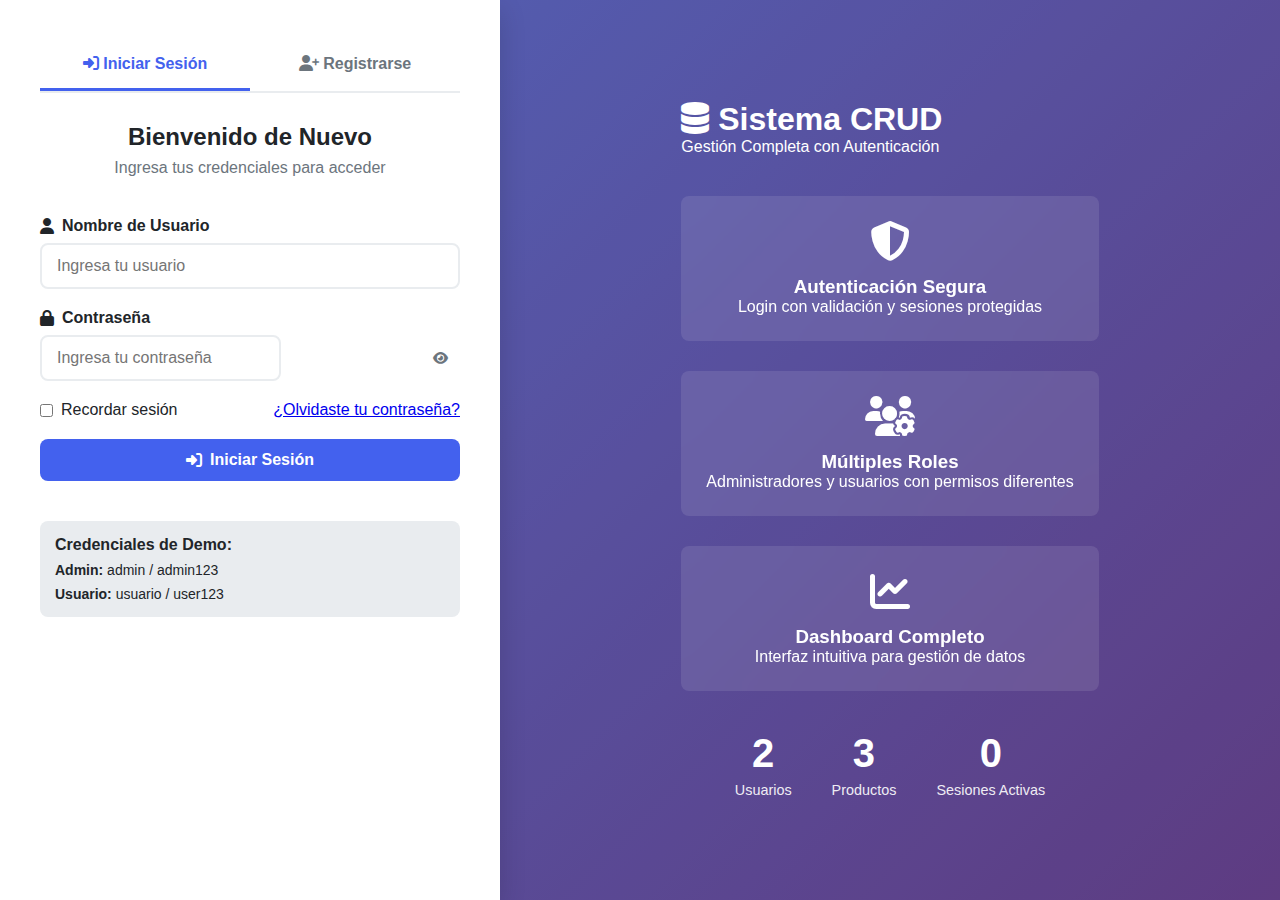
<file: index.html>
<!DOCTYPE html>
<html lang="es">
<head>
    <meta charset="UTF-8">
    <meta name="viewport" content="width=device-width, initial-scale=1.0">
    <title>Sistema CRUD - Login</title>
    <link rel="stylesheet" href="style.css">
    <link rel="stylesheet" href="https://cdnjs.cloudflare.com/ajax/libs/font-awesome/6.4.0/css/all.min.css">
</head>
<body>
    <div class="auth-container">
        <!-- Panel de Login/Registro -->
        <div class="auth-box" id="authBox">
            <!-- Tabs -->
            <div class="tabs">
                <button class="tab-btn active" data-tab="login">
                    <i class="fas fa-sign-in-alt"></i> Iniciar Sesión
                </button>
                <button class="tab-btn" data-tab="register">
                    <i class="fas fa-user-plus"></i> Registrarse
                </button>
            </div>
            
            <!-- Formulario de Login -->
            <form id="loginForm" class="auth-form active">
                <div class="form-header">
                    <h2>Bienvenido de Nuevo</h2>
                    <p>Ingresa tus credenciales para acceder</p>
                </div>
                
                <div class="form-group">
                    <label for="loginUsername">
                        <i class="fas fa-user"></i> Nombre de Usuario
                    </label>
                    <input type="text" id="loginUsername" placeholder="Ingresa tu usuario" required>
                </div>
                
                <div class="form-group">
                    <label for="loginPassword">
                        <i class="fas fa-lock"></i> Contraseña
                    </label>
                    <div class="password-container">
                        <input type="password" id="loginPassword" placeholder="Ingresa tu contraseña" required>
                        <button type="button" class="toggle-password" data-target="loginPassword">
                            <i class="fas fa-eye"></i>
                        </button>
                    </div>
                </div>
                
                <div class="form-options">
                    <label class="checkbox-label">
                        <input type="checkbox" id="rememberMe">
                        <span>Recordar sesión</span>
                    </label>
                    <a href="#" id="forgotPassword">¿Olvidaste tu contraseña?</a>
                </div>
                
                <button type="submit" class="btn btn-primary btn-block">
                    <i class="fas fa-sign-in-alt"></i> Iniciar Sesión
                </button>
                
                <div class="demo-credentials">
                    <h4>Credenciales de Demo:</h4>
                    <div class="credential">
                        <strong>Admin:</strong> admin / admin123
                    </div>
                    <div class="credential">
                        <strong>Usuario:</strong> usuario / user123
                    </div>
                </div>
            </form>
            
            <!-- Formulario de Registro -->
            <form id="registerForm" class="auth-form">
                <div class="form-header">
                    <h2>Crear Nueva Cuenta</h2>
                    <p>Únete a nuestro sistema</p>
                </div>
                
                <div class="form-group">
                    <label for="registerName">
                        <i class="fas fa-id-card"></i> Nombre Completo
                    </label>
                    <input type="text" id="registerName" placeholder="Ej: Juan Pérez" required>
                </div>
                
                <div class="form-group">
                    <label for="registerUsername">
                        <i class="fas fa-user"></i> Nombre de Usuario
                    </label>
                    <input type="text" id="registerUsername" placeholder="Elige un nombre de usuario" required>
                </div>
                
                <div class="form-group">
                    <label for="registerEmail">
                        <i class="fas fa-envelope"></i> Email
                    </label>
                    <input type="email" id="registerEmail" placeholder="tu@email.com" required>
                </div>
                
                <div class="form-group">
                    <label for="registerPassword">
                        <i class="fas fa-lock"></i> Contraseña
                    </label>
                    <div class="password-container">
                        <input type="password" id="registerPassword" placeholder="Mínimo 6 caracteres" required>
                        <button type="button" class="toggle-password" data-target="registerPassword">
                            <i class="fas fa-eye"></i>
                        </button>
                    </div>
                    <div class="password-strength">
                        <div class="strength-bar"></div>
                        <span class="strength-text">Seguridad: Baja</span>
                    </div>
                </div>
                
                <div class="form-group">
                    <label for="registerConfirmPassword">
                        <i class="fas fa-lock"></i> Confirmar Contraseña
                    </label>
                    <div class="password-container">
                        <input type="password" id="registerConfirmPassword" placeholder="Repite tu contraseña" required>
                        <button type="button" class="toggle-password" data-target="registerConfirmPassword">
                            <i class="fas fa-eye"></i>
                        </button>
                    </div>
                </div>
                
                <div class="form-group">
                    <label class="checkbox-label">
                        <input type="checkbox" id="termsAgreement" required>
                        <span>Acepto los <a href="#">términos y condiciones</a></span>
                    </label>
                </div>
                
                <button type="submit" class="btn btn-success btn-block">
                    <i class="fas fa-user-plus"></i> Crear Cuenta
                </button>
            </form>
            
            <!-- Mensajes de estado -->
            <div id="authMessage" class="message"></div>
        </div>
        
        <!-- Información del Sistema -->
        <div class="system-info">
            <div class="info-content">
                <h1><i class="fas fa-database"></i> Sistema CRUD</h1>
                <p class="subtitle">Gestión Completa con Autenticación</p>
                
                <div class="features">
                    <div class="feature">
                        <i class="fas fa-shield-alt"></i>
                        <h3>Autenticación Segura</h3>
                        <p>Login con validación y sesiones protegidas</p>
                    </div>
                    
                    <div class="feature">
                        <i class="fas fa-users-cog"></i>
                        <h3>Múltiples Roles</h3>
                        <p>Administradores y usuarios con permisos diferentes</p>
                    </div>
                    
                    <div class="feature">
                        <i class="fas fa-chart-line"></i>
                        <h3>Dashboard Completo</h3>
                        <p>Interfaz intuitiva para gestión de datos</p>
                    </div>
                </div>
                
                <div class="stats">
                    <div class="stat">
                        <span class="stat-number" id="totalUsers">0</span>
                        <span class="stat-label">Usuarios</span>
                    </div>
                    <div class="stat">
                        <span class="stat-number" id="totalProducts">0</span>
                        <span class="stat-label">Productos</span>
                    </div>
                    <div class="stat">
                        <span class="stat-number" id="activeSessions">0</span>
                        <span class="stat-label">Sesiones Activas</span>
                    </div>
                </div>
            </div>
        </div>
    </div>

    <!-- Toast Notification -->
    <div id="toast" class="toast"></div>

    <script src="database.js"></script>
    <script src="auth.js"></script>
    <script>
        // Verificar si ya está autenticado
        if (auth.isAuthenticated()) {
            window.location.href = 'dashboard.html';
        }

        // Actualizar estadísticas
        function updateStats() {
            document.getElementById('totalUsers').textContent = database.getUsers().length;
            document.getElementById('totalProducts').textContent = database.getProducts().length;
            document.getElementById('activeSessions').textContent = database.sessions.length;
        }
        
        updateStats();

        // Manejo de tabs
        document.querySelectorAll('.tab-btn').forEach(btn => {
            btn.addEventListener('click', () => {
                const tab = btn.dataset.tab;
                
                // Actualizar tabs activos
                document.querySelectorAll('.tab-btn').forEach(b => b.classList.remove('active'));
                btn.classList.add('active');
                
                // Mostrar formulario correspondiente
                document.querySelectorAll('.auth-form').forEach(form => {
                    form.classList.remove('active');
                });
                document.getElementById(tab + 'Form').classList.add('active');
                
                // Limpiar mensajes
                document.getElementById('authMessage').textContent = '';
            });
        });

        // Mostrar/ocultar contraseña
        document.querySelectorAll('.toggle-password').forEach(btn => {
            btn.addEventListener('click', function() {
                const targetId = this.dataset.target;
                const input = document.getElementById(targetId);
                const icon = this.querySelector('i');
                
                if (input.type === 'password') {
                    input.type = 'text';
                    icon.className = 'fas fa-eye-slash';
                } else {
                    input.type = 'password';
                    icon.className = 'fas fa-eye';
                }
            });
        });

        // Validar fortaleza de contraseña
        const registerPassword = document.getElementById('registerPassword');
        if (registerPassword) {
            registerPassword.addEventListener('input', function() {
                const password = this.value;
                const strengthBar = document.querySelector('.strength-bar');
                const strengthText = document.querySelector('.strength-text');
                
                let strength = 0;
                if (password.length >= 6) strength++;
                if (password.length >= 8) strength++;
                if (/[A-Z]/.test(password)) strength++;
                if (/[0-9]/.test(password)) strength++;
                if (/[^A-Za-z0-9]/.test(password)) strength++;
                
                const colors = ['#e74c3c', '#f39c12', '#3498db', '#2ecc71', '#27ae60'];
                const texts = ['Muy Débil', 'Débil', 'Media', 'Fuerte', 'Muy Fuerte'];
                
                strengthBar.style.width = (strength * 20) + '%';
                strengthBar.style.backgroundColor = colors[strength];
                strengthText.textContent = 'Seguridad: ' + texts[strength];
            });
        }

        // Manejo del formulario de login
        document.getElementById('loginForm').addEventListener('submit', async function(e) {
            e.preventDefault();
            
            const username = document.getElementById('loginUsername').value;
            const password = document.getElementById('loginPassword').value;
            const messageDiv = document.getElementById('authMessage');
            
            messageDiv.textContent = 'Iniciando sesión...';
            messageDiv.className = 'message info';
            
            const result = await auth.login(username, password);
            
            if (result.success) {
                messageDiv.textContent = '¡Login exitoso! Redirigiendo...';
                messageDiv.className = 'message success';
                
                showToast('¡Bienvenido, ' + result.user.name + '!', 'success');
                
                // Redirigir después de 1 segundo
                setTimeout(() => {
                    window.location.href = 'dashboard.html';
                }, 1000);
            } else {
                messageDiv.textContent = result.message;
                messageDiv.className = 'message error';
            }
        });

        // Manejo del formulario de registro
        document.getElementById('registerForm').addEventListener('submit', async function(e) {
            e.preventDefault();
            
            const userData = {
                name: document.getElementById('registerName').value,
                username: document.getElementById('registerUsername').value,
                email: document.getElementById('registerEmail').value,
                password: document.getElementById('registerPassword').value,
                confirmPassword: document.getElementById('registerConfirmPassword').value
            };
            
            const messageDiv = document.getElementById('authMessage');
            messageDiv.textContent = 'Creando cuenta...';
            messageDiv.className = 'message info';
            
            const result = await auth.register(userData);
            
            if (result.success) {
                messageDiv.textContent = '¡Cuenta creada exitosamente!';
                messageDiv.className = 'message success';
                
                showToast('Cuenta creada para ' + result.user.name, 'success');
                
                // Redirigir después de 1 segundo
                setTimeout(() => {
                    window.location.href = 'dashboard.html';
                }, 1000);
            } else {
                messageDiv.textContent = result.message;
                messageDiv.className = 'message error';
            }
        });

        // Olvidé mi contraseña
        document.getElementById('forgotPassword').addEventListener('click', function(e) {
            e.preventDefault();
            showToast('Contacta al administrador para restablecer tu contraseña', 'info');
        });

        // Función para mostrar toast
        function showToast(message, type = 'info') {
            const toast = document.getElementById('toast');
            toast.textContent = message;
            toast.className = 'toast ' + type;
            
            setTimeout(() => {
                toast.classList.add('show');
            }, 10);
            
            setTimeout(() => {
                toast.classList.remove('show');
            }, 3000);
        }

        // Reset de base de datos para desarrollo
        if (window.location.search.includes('reset')) {
            database.resetDatabase();
            showToast('Base de datos reiniciada', 'warning');
            updateStats();
        }
    </script>
</body>
</html>
</file>
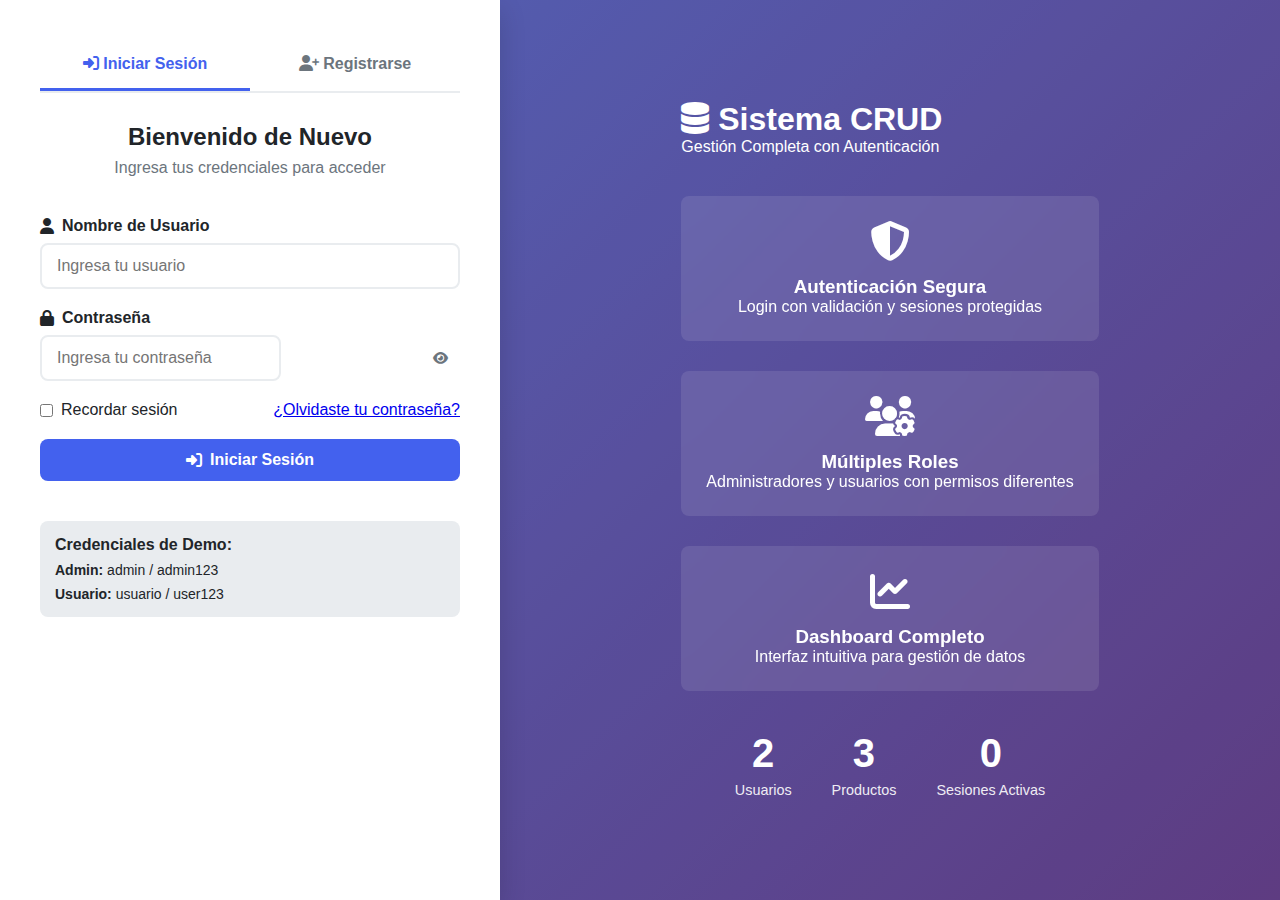
<file: dashboard.html>
<!DOCTYPE html>
<html lang="es">
<head>
    <meta charset="UTF-8">
    <meta name="viewport" content="width=device-width, initial-scale=1.0">
    <title>Dashboard - Sistema CRUD</title>
    <link rel="stylesheet" href="style.css">
    <link rel="stylesheet" href="https://cdnjs.cloudflare.com/ajax/libs/font-awesome/6.4.0/css/all.min.css">
</head>
<body>
    <!-- Sidebar Navigation -->
    <nav class="sidebar">
        <div class="sidebar-header">
            <div class="user-profile">
                <div class="avatar">
                    <i class="fas fa-user-circle"></i>
                </div>
                <div class="user-info">
                    <h3 id="currentUserName">Cargando...</h3>
                    <span class="user-role" id="currentUserRole">Usuario</span>
                </div>
            </div>
        </div>
        
        <ul class="sidebar-menu">
            <li>
                <a href="#dashboard" class="active" data-page="dashboard">
                    <i class="fas fa-tachometer-alt"></i>
                    <span>Dashboard</span>
                </a>
            </li>
            <li>
                <a href="#products" data-page="products">
                    <i class="fas fa-box"></i>
                    <span>Productos</span>
                </a>
            </li>
            <li>
                <a href="#users" data-page="users">
                    <i class="fas fa-users"></i>
                    <span>Usuarios</span>
                </a>
            </li>
            <li>
                <a href="#profile" data-page="profile">
                    <i class="fas fa-user-cog"></i>
                    <span>Mi Perfil</span>
                </a>
            </li>
            <li class="menu-divider"></li>
            <li>
                <a href="#settings" data-page="settings">
                    <i class="fas fa-cog"></i>
                    <span>Configuración</span>
                </a>
            </li>
            <li>
                <a href="#" id="logoutBtn">
                    <i class="fas fa-sign-out-alt"></i>
                    <span>Cerrar Sesión</span>
                </a>
            </li>
        </ul>
        
        <div class="sidebar-footer">
            <div class="system-status">
                <div class="status-indicator active"></div>
                <span>Sistema Activo</span>
            </div>
            <div class="version">v1.0.0</div>
        </div>
    </nav>
    
    <!-- Main Content -->
    <main class="main-content">
        <!-- Top Bar -->
        <header class="top-bar">
            <div class="top-bar-left">
                <button class="menu-toggle" id="menuToggle">
                    <i class="fas fa-bars"></i>
                </button>
                <h1 id="pageTitle">Dashboard</h1>
            </div>
            
            <div class="top-bar-right">
                <div class="notifications">
                    <button class="icon-btn" id="notificationsBtn">
                        <i class="fas fa-bell"></i>
                        <span class="badge">3</span>
                    </button>
                </div>
                <div class="user-menu">
                    <button class="user-menu-btn" id="userMenuBtn">
                        <span id="userGreeting">Hola, Usuario</span>
                        <i class="fas fa-chevron-down"></i>
                    </button>
                    <div class="user-dropdown" id="userDropdown">
                        <a href="#profile"><i class="fas fa-user"></i> Mi Perfil</a>
                        <a href="#settings"><i class="fas fa-cog"></i> Configuración</a>
                        <div class="dropdown-divider"></div>
                        <a href="#" id="dropdownLogout"><i class="fas fa-sign-out-alt"></i> Cerrar Sesión</a>
                    </div>
                </div>
            </div>
        </header>
        
        <!-- Page Content -->
        <div class="page-content">
            <!-- Dashboard Page -->
            <div id="dashboardPage" class="page active">
                <div class="page-header">
                    <h2>Resumen del Sistema</h2>
                    <p>Bienvenido al panel de control</p>
                </div>
                
                <div class="stats-grid">
                    <div class="stat-card">
                        <div class="stat-icon">
                            <i class="fas fa-users"></i>
                        </div>
                        <div class="stat-info">
                            <h3 id="statTotalUsers">0</h3>
                            <p>Usuarios Totales</p>
                        </div>
                    </div>
                    
                    <div class="stat-card">
                        <div class="stat-icon">
                            <i class="fas fa-box"></i>
                        </div>
                        <div class="stat-info">
                            <h3 id="statTotalProducts">0</h3>
                            <p>Productos</p>
                        </div>
                    </div>
                    
                    <div class="stat-card">
                        <div class="stat-icon">
                            <i class="fas fa-chart-line"></i>
                        </div>
                        <div class="stat-info">
                            <h3 id="statTotalValue">$0</h3>
                            <p>Valor Total</p>
                        </div>
                    </div>
                    
                    <div class="stat-card">
                        <div class="stat-icon">
                            <i class="fas fa-clock"></i>
                        </div>
                        <div class="stat-info">
                            <h3 id="statActiveSessions">0</h3>
                            <p>Sesiones Activas</p>
                        </div>
                    </div>
                </div>
                
                <div class="content-grid">
                    <div class="card">
                        <div class="card-header">
                            <h3><i class="fas fa-box"></i> Productos Recientes</h3>
                            <a href="#products" class="btn-link">Ver todos</a>
                        </div>
                        <div class="card-body">
                            <table class="data-table">
                                <thead>
                                    <tr>
                                        <th>ID</th>
                                        <th>Nombre</th>
                                        <th>Categoría</th>
                                        <th>Precio</th>
                                        <th>Stock</th>
                                    </tr>
                                </thead>
                                <tbody id="recentProducts">
                                    <!-- Productos recientes se cargarán aquí -->
                                </tbody>
                            </table>
                        </div>
                    </div>
                    
                    <div class="card">
                        <div class="card-header">
                            <h3><i class="fas fa-chart-bar"></i> Actividad Reciente</h3>
                        </div>
                        <div class="card-body">
                            <div class="activity-list" id="activityList">
                                <!-- Actividad se cargará aquí -->
                            </div>
                        </div>
                    </div>
                </div>
            </div>
            
            <!-- Products Page -->
            <div id="productsPage" class="page">
                <div class="page-header">
                    <h2>Gestión de Productos</h2>
                    <p>Administra el inventario de productos</p>
                    <button class="btn btn-primary" id="addProductBtn">
                        <i class="fas fa-plus"></i> Nuevo Producto
                    </button>
                </div>
                
                <div class="filters">
                    <div class="search-box">
                        <i class="fas fa-search"></i>
                        <input type="text" id="productSearch" placeholder="Buscar productos...">
                    </div>
                    
                    <div class="filter-group">
                        <select id="categoryFilter">
                            <option value="">Todas las categorías</option>
                            <option value="Tecnología">Tecnología</option>
                            <option value="Accesorios">Accesorios</option>
                            <option value="Electrodomésticos">Electrodomésticos</option>
                            <option value="Ropa">Ropa</option>
                        </select>
                    </div>
                    
                    <div class="filter-group">
                        <button class="btn btn-secondary" id="resetFilters">
                            <i class="fas fa-redo"></i> Limpiar filtros
                        </button>
                    </div>
                </div>
                
                <div class="card">
                    <div class="card-body">
                        <table class="data-table">
                            <thead>
                                <tr>
                                    <th>ID</th>
                                    <th>Nombre</th>
                                    <th>Categoría</th>
                                    <th>Precio</th>
                                    <th>Stock</th>
                                    <th>Creado por</th>
                                    <th>Acciones</th>
                                </tr>
                            </thead>
                            <tbody id="productsTable">
                                <!-- Productos se cargarán aquí -->
                            </tbody>
                        </table>
                    </div>
                </div>
            </div>
            
            <!-- Users Page -->
            <div id="usersPage" class="page">
                <div class="page-header">
                    <h2>Gestión de Usuarios</h2>
                    <p>Administra los usuarios del sistema</p>
                    <button class="btn btn-primary" id="addUserBtn">
                        <i class="fas fa-user-plus"></i> Nuevo Usuario
                    </button>
                </div>
                
                <div class="card">
                    <div class="card-body">
                        <table class="data-table">
                            <thead>
                                <tr>
                                    <th>ID</th>
                                    <th>Nombre</th>
                                    <th>Usuario</th>
                                    <th>Email</th>
                                    <th>Rol</th>
                                    <th>Fecha Registro</th>
                                    <th>Acciones</th>
                                </tr>
                            </thead>
                            <tbody id="usersTable">
                                <!-- Usuarios se cargarán aquí -->
                            </tbody>
                        </table>
                    </div>
                </div>
            </div>
            
            <!-- Profile Page -->
            <div id="profilePage" class="page">
                <div class="page-header">
                    <h2>Mi Perfil</h2>
                    <p>Gestiona tu información personal</p>
                </div>
                
                <div class="profile-container">
                    <div class="card profile-card">
                        <div class="profile-header">
                            <div class="profile-avatar">
                                <i class="fas fa-user-circle"></i>
                            </div>
                            <div class="profile-info">
                                <h3 id="profileName">Cargando...</h3>
                                <p id="profileUsername">@usuario</p>
                                <span class="badge" id="profileRole">Usuario</span>
                            </div>
                        </div>
                        
                        <div class="profile-details">
                            <div class="detail">
                                <label><i class="fas fa-envelope"></i> Email:</label>
                                <span id="profileEmail">cargando...</span>
                            </div>
                            <div class="detail">
                                <label><i class="fas fa-calendar"></i> Miembro desde:</label>
                                <span id="profileJoinDate">cargando...</span>
                            </div>
                            <div class="detail">
                                <label><i class="fas fa-clock"></i> Último acceso:</label>
                                <span id="profileLastAccess">cargando...</span>
                            </div>
                        </div>
                    </div>
                    
                    <div class="card">
                        <div class="card-header">
                            <h3><i class="fas fa-lock"></i> Cambiar Contraseña</h3>
                        </div>
                        <div class="card-body">
                            <form id="changePasswordForm">
                                <div class="form-group">
                                    <label>Contraseña Actual</label>
                                    <div class="password-container">
                                        <input type="password" id="currentPassword" required>
                                        <button type="button" class="toggle-password">
                                            <i class="fas fa-eye"></i>
                                        </button>
                                    </div>
                                </div>
                                
                                <div class="form-group">
                                    <label>Nueva Contraseña</label>
                                    <div class="password-container">
                                        <input type="password" id="newPassword" required>
                                        <button type="button" class="toggle-password">
                                            <i class="fas fa-eye"></i>
                                        </button>
                                    </div>
                                </div>
                                
                                <div class="form-group">
                                    <label>Confirmar Nueva Contraseña</label>
                                    <div class="password-container">
                                        <input type="password" id="confirmNewPassword" required>
                                        <button type="button" class="toggle-password">
                                            <i class="fas fa-eye"></i>
                                        </button>
                                    </div>
                                </div>
                                
                                <button type="submit" class="btn btn-primary">
                                    <i class="fas fa-key"></i> Cambiar Contraseña
                                </button>
                            </form>
                        </div>
                    </div>
                </div>
            </div>
            
            <!-- Settings Page -->
            <div id="settingsPage" class="page">
                <div class="page-header">
                    <h2>Configuración del Sistema</h2>
                    <p>Ajustes y preferencias</p>
                </div>
                
                <div class="settings-grid">
                    <div class="card">
                        <div class="card-header">
                            <h3><i class="fas fa-palette"></i> Apariencia</h3>
                        </div>
                        <div class="card-body">
                            <div class="form-group">
                                <label>Tema</label>
                                <select id="themeSelect">
                                    <option value="light">Claro</option>
                                    <option value="dark">Oscuro</option>
                                    <option value="auto">Automático</option>
                                </select>
                            </div>
                            
                            <div class="form-group">
                                <label class="checkbox-label">
                                    <input type="checkbox" id="compactMode">
                                    <span>Modo compacto</span>
                                </label>
                            </div>
                        </div>
                    </div>
                    
                    <div class="card">
                        <div class="card-header">
                            <h3><i class="fas fa-database"></i> Base de Datos</h3>
                        </div>
                        <div class="card-body">
                            <div class="database-info">
                                <p>Usuarios: <span id="dbUsersCount">0</span></p>
                                <p>Productos: <span id="dbProductsCount">0</span></p>
                                <p>Sesiones: <span id="dbSessionsCount">0</span></p>
                            </div>
                            
                            <div class="form-group">
                                <button class="btn btn-secondary" id="exportDataBtn">
                                    <i class="fas fa-download"></i> Exportar Datos
                                </button>
                            </div>
                            
                            <div class="form-group">
                                <button class="btn btn-danger" id="resetDatabaseBtn">
                                    <i class="fas fa-trash"></i> Reiniciar Base de Datos
                                </button>
                            </div>
                        </div>
                    </div>
                </div>
            </div>
        </div>
    </main>
    
    <!-- Modals -->
    <div id="productModal" class="modal">
        <div class="modal-content">
            <h3 id="productModalTitle">Nuevo Producto</h3>
            <form id="productForm">
                <input type="hidden" id="productId">
                
                <div class="form-group">
                    <label>Nombre del Producto</label>
                    <input type="text" id="productName" required>
                </div>
                
                <div class="form-group">
                    <label>Categoría</label>
                    <select id="productCategory" required>
                        <option value="">Seleccionar categoría</option>
                        <option value="Tecnología">Tecnología</option>
                        <option value="Accesorios">Accesorios</option>
                        <option value="Electrodomésticos">Electrodomésticos</option>
                        <option value="Ropa">Ropa</option>
                        <option value="Otros">Otros</option>
                    </select>
                </div>
                
                <div class="form-row">
                    <div class="form-group">
                        <label>Precio ($)</label>
                        <input type="number" id="productPrice" min="0" step="0.01" required>
                    </div>
                    
                    <div class="form-group">
                        <label>Stock</label>
                        <input type="number" id="productStock" min="0" required>
                    </div>
                </div>
                
                <div class="form-group">
                    <label>Descripción (Opcional)</label>
                    <textarea id="productDescription" rows="3"></textarea>
                </div>
                
                <div class="modal-buttons">
                    <button type="submit" class="btn btn-primary">Guardar</button>
                    <button type="button" class="btn btn-secondary" id="cancelProductBtn">Cancelar</button>
                </div>
            </form>
        </div>
    </div>
    
    <div id="confirmModal" class="modal">
        <div class="modal-content">
            <h3><i class="fas fa-exclamation-triangle"></i> Confirmar Acción</h3>
            <p id="confirmMessage">¿Estás seguro de que deseas realizar esta acción?</p>
            <div class="modal-buttons">
                <button class="btn btn-danger" id="confirmActionBtn">Confirmar</button>
                <button class="btn btn-secondary" id="cancelActionBtn">Cancelar</button>
            </div>
        </div>
    </div>
    
    <!-- Toast Notification -->
    <div id="toast" class="toast"></div>
    
    <script src="database.js"></script>
    <script src="auth.js"></script>
    <script src="crud.js"></script>
    <script>
        // Verificar autenticación
        if (!auth.isAuthenticated()) {
            window.location.href = 'index.html';
        }
        
        // Cargar usuario actual
        const currentUser = auth.getCurrentUser();
        
        // Inicializar CRUD
        const crud = new CRUDSystem(currentUser);
    </script>
</body>
</html>
</file>
<file: style.css>
/* Reset y Base */
* {
    margin: 0;
    padding: 0;
    box-sizing: border-box;
    font-family: 'Segoe UI', Tahoma, Geneva, Verdana, sans-serif;
}

:root {
    --primary: #4361ee;
    --primary-dark: #3a56d4;
    --secondary: #7209b7;
    --success: #4cc9f0;
    --danger: #f72585;
    --warning: #f8961e;
    --info: #4895ef;
    --light: #f8f9fa;
    --dark: #212529;
    --gray: #6c757d;
    --gray-light: #e9ecef;
    --shadow: 0 4px 6px rgba(0, 0, 0, 0.1);
    --shadow-lg: 0 10px 25px rgba(0, 0, 0, 0.15);
    --border-radius: 8px;
    --transition: all 0.3s ease;
}

body {
    background: linear-gradient(135deg, #667eea 0%, #764ba2 100%);
    color: var(--dark);
    min-height: 100vh;
}

/* Contenedor de Autenticación */
.auth-container {
    display: flex;
    min-height: 100vh;
}

.auth-box {
    background: white;
    width: 100%;
    max-width: 500px;
    padding: 40px;
    display: flex;
    flex-direction: column;
    box-shadow: var(--shadow-lg);
    position: relative;
    overflow: hidden;
}

.system-info {
    flex: 1;
    padding: 40px;
    color: white;
    display: flex;
    align-items: center;
    justify-content: center;
    background: rgba(0, 0, 0, 0.2);
}

/* Tabs */
.tabs {
    display: flex;
    margin-bottom: 30px;
    border-bottom: 2px solid var(--gray-light);
}

.tab-btn {
    flex: 1;
    padding: 15px;
    border: none;
    background: none;
    font-size: 16px;
    font-weight: 600;
    color: var(--gray);
    cursor: pointer;
    transition: var(--transition);
    border-bottom: 3px solid transparent;
}

.tab-btn.active {
    color: var(--primary);
    border-bottom-color: var(--primary);
}

/* Formularios */
.auth-form {
    display: none;
    flex-direction: column;
    gap: 20px;
}

.auth-form.active {
    display: flex;
}

.form-header {
    text-align: center;
    margin-bottom: 20px;
}

.form-header h2 {
    color: var(--dark);
    margin-bottom: 8px;
}

.form-header p {
    color: var(--gray);
}

.form-group {
    display: flex;
    flex-direction: column;
    gap: 8px;
}

.form-group label {
    font-weight: 600;
    color: var(--dark);
    display: flex;
    align-items: center;
    gap: 8px;
}

.form-group input,
.form-group select,
.form-group textarea {
    padding: 12px 15px;
    border: 2px solid var(--gray-light);
    border-radius: var(--border-radius);
    font-size: 16px;
    transition: var(--transition);
}

.form-group input:focus,
.form-group select:focus,
.form-group textarea:focus {
    outline: none;
    border-color: var(--primary);
    box-shadow: 0 0 0 3px rgba(67, 97, 238, 0.2);
}

.password-container {
    position: relative;
}

.toggle-password {
    position: absolute;
    right: 12px;
    top: 50%;
    transform: translateY(-50%);
    background: none;
    border: none;
    color: var(--gray);
    cursor: pointer;
}

.password-strength {
    margin-top: 8px;
}

.strength-bar {
    height: 4px;
    width: 0%;
    background: var(--danger);
    border-radius: 2px;
    transition: var(--transition);
}

.strength-text {
    font-size: 12px;
    color: var(--gray);
    margin-top: 4px;
    display: block;
}

.form-options {
    display: flex;
    justify-content: space-between;
    align-items: center;
}

.checkbox-label {
    display: flex;
    align-items: center;
    gap: 8px;
    cursor: pointer;
}

.btn {
    padding: 12px 24px;
    border: none;
    border-radius: var(--border-radius);
    font-size: 16px;
    font-weight: 600;
    cursor: pointer;
    transition: var(--transition);
    display: flex;
    align-items: center;
    justify-content: center;
    gap: 8px;
}

.btn-block {
    width: 100%;
}

.btn-primary {
    background: var(--primary);
    color: white;
}

.btn-primary:hover {
    background: var(--primary-dark);
    transform: translateY(-2px);
}

.btn-success {
    background: var(--success);
    color: white;
}

.btn-secondary {
    background: var(--gray);
    color: white;
}

.btn-danger {
    background: var(--danger);
    color: white;
}

.demo-credentials {
    margin-top: 20px;
    padding: 15px;
    background: var(--gray-light);
    border-radius: var(--border-radius);
}

.credential {
    margin-top: 8px;
    font-size: 14px;
}

/* Mensajes */
.message {
    padding: 12px 16px;
    border-radius: var(--border-radius);
    margin-top: 20px;
    font-weight: 500;
}

.message.success {
    background: #d4edda;
    color: #155724;
    border: 1px solid #c3e6cb;
}

.message.error {
    background: #f8d7da;
    color: #721c24;
    border: 1px solid #f5c6cb;
}

.message.info {
    background: #d1ecf1;
    color: #0c5460;
    border: 1px solid #bee5eb;
}

/* Info del Sistema */
.info-content {
    max-width: 800px;
}

.features {
    display: grid;
    grid-template-columns: repeat(auto-fit, minmax(250px, 1fr));
    gap: 30px;
    margin: 40px 0;
}

.feature {
    text-align: center;
    padding: 25px;
    background: rgba(255, 255, 255, 0.1);
    border-radius: var(--border-radius);
    backdrop-filter: blur(10px);
}

.feature i {
    font-size: 2.5rem;
    margin-bottom: 15px;
}

.stats {
    display: flex;
    justify-content: center;
    gap: 40px;
    margin-top: 40px;
}

.stat {
    text-align: center;
}

.stat-number {
    display: block;
    font-size: 2.5rem;
    font-weight: 700;
    margin-bottom: 5px;
}

.stat-label {
    font-size: 0.9rem;
    opacity: 0.9;
}

/* Dashboard Layout */
.sidebar {
    width: 250px;
    background: var(--dark);
    color: white;
    height: 100vh;
    position: fixed;
    left: 0;
    top: 0;
    transition: var(--transition);
    z-index: 1000;
}

.sidebar.collapsed {
    width: 70px;
}

.sidebar-header {
    padding: 25px 20px;
    border-bottom: 1px solid rgba(255, 255, 255, 0.1);
}

.user-profile {
    display: flex;
    align-items: center;
    gap: 15px;
}

.avatar {
    font-size: 2.5rem;
    color: var(--primary);
}

.user-info h3 {
    font-size: 1.1rem;
    margin-bottom: 5px;
}

.user-role {
    font-size: 0.85rem;
    opacity: 0.8;
}

.sidebar-menu {
    list-style: none;
    padding: 20px 0;
}

.sidebar-menu li a {
    display: flex;
    align-items: center;
    gap: 15px;
    padding: 15px 20px;
    color: rgba(255, 255, 255, 0.8);
    text-decoration: none;
    transition: var(--transition);
}

.sidebar-menu li a:hover,
.sidebar-menu li a.active {
    background: rgba(255, 255, 255, 0.1);
    color: white;
    border-left: 3px solid var(--primary);
}

.sidebar-menu li a i {
    width: 20px;
    text-align: center;
}

.sidebar.collapsed .user-info,
.sidebar.collapsed .sidebar-menu li a span {
    display: none;
}

.sidebar-footer {
    position: absolute;
    bottom: 0;
    width: 100%;
    padding: 15px 20px;
    border-top: 1px solid rgba(255, 255, 255, 0.1);
    font-size: 0.85rem;
}

.system-status {
    display: flex;
    align-items: center;
    gap: 8px;
    margin-bottom: 5px;
}

.status-indicator {
    width: 8px;
    height: 8px;
    border-radius: 50%;
    background: var(--success);
}

.status-indicator.active {
    background: var(--success);
    animation: pulse 2s infinite;
}

@keyframes pulse {
    0% { opacity: 1; }
    50% { opacity: 0.5; }
    100% { opacity: 1; }
}

/* Main Content */
.main-content {
    margin-left: 250px;
    min-height: 100vh;
    background: var(--gray-light);
    transition: var(--transition);
}

.sidebar.collapsed ~ .main-content {
    margin-left: 70px;
}

.top-bar {
    background: white;
    padding: 20px 30px;
    display: flex;
    justify-content: space-between;
    align-items: center;
    box-shadow: var(--shadow);
    position: sticky;
    top: 0;
    z-index: 100;
}

.menu-toggle {
    background: none;
    border: none;
    font-size: 1.5rem;
    color: var(--dark);
    cursor: pointer;
    margin-right: 15px;
}

.top-bar-right {
    display: flex;
    align-items: center;
    gap: 20px;
}

.icon-btn {
    background: none;
    border: none;
    font-size: 1.2rem;
    color: var(--dark);
    cursor: pointer;
    position: relative;
}

.badge {
    position: absolute;
    top: -5px;
    right: -5px;
    background: var(--danger);
    color: white;
    font-size: 0.7rem;
    padding: 2px 6px;
    border-radius: 10px;
}

.user-menu {
    position: relative;
}

.user-menu-btn {
    background: none;
    border: none;
    font-size: 1rem;
    color: var(--dark);
    cursor: pointer;
    display: flex;
    align-items: center;
    gap: 8px;
}

.user-dropdown {
    display: none;
    position: absolute;
    top: 100%;
    right: 0;
    background: white;
    min-width: 200px;
    box-shadow: var(--shadow-lg);
    border-radius: var(--border-radius);
    overflow: hidden;
    z-index: 1000;
}

.user-dropdown.show {
    display: block;
}

.user-dropdown a {
    display: block;
    padding: 12px 20px;
    color: var(--dark);
    text-decoration: none;
    transition: var(--transition);
}

.user-dropdown a:hover {
    background: var(--gray-light);
}

.dropdown-divider {
    height: 1px;
    background: var(--gray-light);
    margin: 5px 0;
}

/* Page Content */
.page-content {
    padding: 30px;
}

.page {
    display: none;
}

.page.active {
    display: block;
    animation: fadeIn 0.5s ease;
}

@keyframes fadeIn {
    from { opacity: 0; transform: translateY(10px); }
    to { opacity: 1; transform: translateY(0); }
}

.page-header {
    margin-bottom: 30px;
    display: flex;
    justify-content: space-between;
    align-items: center;
    flex-wrap: wrap;
    gap: 20px;
}

.page-header h2 {
    color: var(--dark);
    margin-bottom: 5px;
}

.page-header p {
    color: var(--gray);
}

/* Cards */
.card {
    background: white;
    border-radius: var(--border-radius);
    box-shadow: var(--shadow);
    margin-bottom: 30px;
    overflow: hidden;
}

.card-header {
    padding: 20px 25px;
    border-bottom: 1px solid var(--gray-light);
    display: flex;
    justify-content: space-between;
    align-items: center;
}

.card-body {
    padding: 25px;
}

/* Stats Grid */
.stats-grid {
    display: grid;
    grid-template-columns: repeat(auto-fit, minmax(240px, 1fr));
    gap: 20px;
    margin-bottom: 30px;
}

.stat-card {
    background: white;
    border-radius: var(--border-radius);
    padding: 25px;
    display: flex;
    align-items: center;
    gap: 20px;
    box-shadow: var(--shadow);
}

.stat-icon {
    width: 60px;
    height: 60px;
    border-radius: 50%;
    background: linear-gradient(135deg, var(--primary), var(--secondary));
    display: flex;
    align-items: center;
    justify-content: center;
    font-size: 1.5rem;
    color: white;
}

.stat-info h3 {
    font-size: 1.8rem;
    color: var(--dark);
    margin-bottom: 5px;
}

.stat-info p {
    color: var(--gray);
    font-size: 0.9rem;
}

/* Content Grid */
.content-grid {
    display: grid;
    grid-template-columns: repeat(auto-fit, minmax(300px, 1fr));
    gap: 30px;
}

/* Tables */
.data-table {
    width: 100%;
    border-collapse: collapse;
}

.data-table th {
    background: var(--gray-light);
    padding: 15px;
    text-align: left;
    font-weight: 600;
    color: var(--dark);
    border-bottom: 2px solid #dee2e6;
}

.data-table td {
    padding: 15px;
    border-bottom: 1px solid #dee2e6;
}

.data-table tbody tr:hover {
    background: rgba(67, 97, 238, 0.05);
}

/* Badges */
.badge {
    display: inline-block;
    padding: 4px 12px;
    border-radius: 20px;
    font-size: 0.85rem;
    font-weight: 600;
}

.badge.admin {
    background: #e3f2fd;
    color: #1976d2;
}

.badge.user {
    background: #f3e5f5;
    color: #7b1fa2;
}

.stock-badge {
    padding: 4px 10px;
    border-radius: 4px;
    font-weight: 600;
    font-size: 0.85rem;
}

.stock-badge.high {
    background: #d4edda;
    color: #155724;
}

.stock-badge.medium {
    background: #fff3cd;
    color: #856404;
}

.stock-badge.low {
    background: #f8d7da;
    color: #721c24;
}

/* Buttons */
.btn-icon {
    width: 35px;
    height: 35px;
    border-radius: 50%;
    border: none;
    cursor: pointer;
    transition: var(--transition);
    display: inline-flex;
    align-items: center;
    justify-content: center;
    margin: 0 2px;
}

.btn-icon.edit {
    background: #e3f2fd;
    color: #1976d2;
}

.btn-icon.edit:hover {
    background: #bbdefb;
}

.btn-icon.delete {
    background: #ffebee;
    color: #c62828;
}

.btn-icon.delete:hover {
    background: #ffcdd2;
}

/* Forms */
.form-row {
    display: grid;
    grid-template-columns: 1fr 1fr;
    gap: 20px;
}

/* Profile */
.profile-container {
    display: grid;
    grid-template-columns: 1fr 1fr;
    gap: 30px;
}

.profile-card .profile-header {
    display: flex;
    align-items: center;
    gap: 20px;
    margin-bottom: 25px;
}

.profile-avatar {
    font-size: 4rem;
    color: var(--primary);
}

.profile-details .detail {
    margin-bottom: 15px;
    padding-bottom: 15px;
    border-bottom: 1px solid var(--gray-light);
}

.profile-details label {
    font-weight: 600;
    color: var(--gray);
    display: block;
    margin-bottom: 5px;
}

/* Settings */
.settings-grid {
    display: grid;
    grid-template-columns: repeat(auto-fit, minmax(300px, 1fr));
    gap: 30px;
}

.database-info p {
    margin-bottom: 10px;
    padding-bottom: 10px;
    border-bottom: 1px solid var(--gray-light);
}

.database-info span {
    font-weight: 600;
    float: right;
}

/* Modals */
.modal {
    display: none;
    position: fixed;
    top: 0;
    left: 0;
    width: 100%;
    height: 100%;
    background: rgba(0, 0, 0, 0.5);
    z-index: 2000;
    justify-content: center;
    align-items: center;
    padding: 20px;
}

.modal-content {
    background: white;
    border-radius: var(--border-radius);
    padding: 30px;
    max-width: 500px;
    width: 100%;
    max-height: 90vh;
    overflow-y: auto;
    box-shadow: var(--shadow-lg);
    animation: modalSlide 0.3s ease;
}

@keyframes modalSlide {
    from {
        opacity: 0;
        transform: translateY(-20px);
    }
    to {
        opacity: 1;
        transform: translateY(0);
    }
}

.modal-buttons {
    display: flex;
    gap: 15px;
    justify-content: flex-end;
    margin-top: 25px;
}

/* Toast */
.toast {
    position: fixed;
    bottom: 30px;
    right: 30px;
    padding: 15px 25px;
    background: var(--dark);
    color: white;
    border-radius: var(--border-radius);
    box-shadow: var(--shadow-lg);
    transform: translateY(100px);
    opacity: 0;
    transition: var(--transition);
    z-index: 3000;
    max-width: 400px;
}

.toast.show {
    transform: translateY(0);
    opacity: 1;
}

.toast.success {
    background: var(--success);
}

.toast.error {
    background: var(--danger);
}

.toast.warning {
    background: var(--warning);
}

.toast.info {
    background: var(--info);
}

/* Responsive */
@media (max-width: 992px) {
    .auth-container {
        flex-direction: column;
    }
    
    .auth-box {
        max-width: 100%;
        min-height: 100vh;
    }
    
    .system-info {
        display: none;
    }
    
    .profile-container {
        grid-template-columns: 1fr;
    }
    
    .sidebar {
        transform: translateX(-100%);
    }
    
    .sidebar.show {
        transform: translateX(0);
    }
    
    .main-content {
        margin-left: 0;
    }
    
    .top-bar-left h1 {
        font-size: 1.5rem;
    }
}

@media (max-width: 768px) {
    .form-row {
        grid-template-columns: 1fr;
    }
    
    .stats-grid {
        grid-template-columns: 1fr;
    }
    
    .content-grid {
        grid-template-columns: 1fr;
    }
    
    .page-header {
        flex-direction: column;
        align-items: flex-start;
    }
    
    .card-header {
        flex-direction: column;
        gap: 15px;
        align-items: flex-start;
    }
}

@media (max-width: 576px) {
    .auth-box {
        padding: 25px;
    }
    
    .tabs {
        flex-direction: column;
    }
    
    .tab-btn {
        padding: 12px;
        border-bottom: none;
        border-left: 3px solid transparent;
    }
    
    .tab-btn.active {
        border-left-color: var(--primary);
        border-bottom: none;
    }
    
    .features {
        grid-template-columns: 1fr;
    }
    
    .stats {
        flex-direction: column;
        gap: 20px;
    }
}

/* Utilidades */
.muted {
    color: var(--gray);
    font-style: italic;
}

.empty {
    text-align: center;
    color: var(--gray);
    padding: 40px !important;
}

.btn-link {
    color: var(--primary);
    text-decoration: none;
    font-weight: 600;
    background: none;
    border: none;
    cursor: pointer;
}

.btn-link:hover {
    text-decoration: underline;
}

/* Scrollbar personalizada */
::-webkit-scrollbar {
    width: 8px;
    height: 8px;
}

::-webkit-scrollbar-track {
    background: #f1f1f1;
}

::-webkit-scrollbar-thumb {
    background: #888;
    border-radius: 4px;
}

::-webkit-scrollbar-thumb:hover {
    background: #555;
}
</file>
